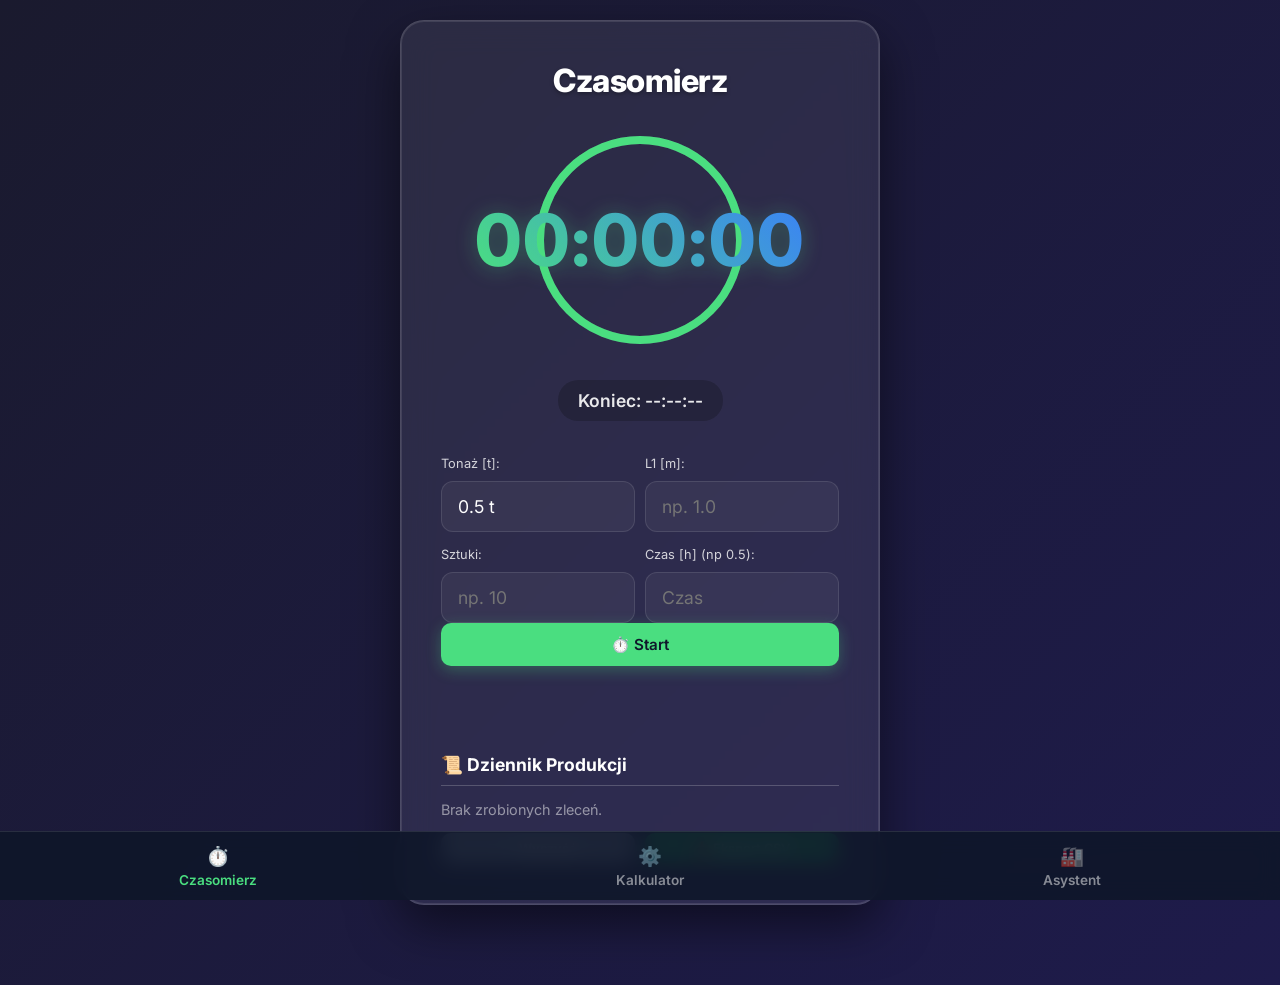
<file: index.html>
<!DOCTYPE html>
<html lang="pl">
<head>
    <meta charset="UTF-8">
    <meta name="viewport" content="width=device-width, initial-scale=1.0, maximum-scale=1.0, user-scalable=no">
    <title>Czasomierz PWA</title>
    <link rel="manifest" href="manifest.json">
    <meta name="theme-color" content="#1a1a2e">
    <link rel="apple-touch-icon" href="icons/icon-192x192.png">
    <link href="https://fonts.googleapis.com/css2?family=Inter:wght@400;600;800&display=swap" rel="stylesheet">
    <link rel="stylesheet" href="style.css">
</head>
<body>
    <div class="glass-container">
        <h1>Czasomierz</h1>
        <div class="timer-container" style="position: relative; width: 220px; height: 220px; margin: 0 auto 30px auto; display: flex; align-items: center; justify-content: center;">
            <svg class="progress-ring" width="220" height="220" style="position: absolute; top: 0; left: 0; transform: rotate(-90deg);">
                <circle class="progress-ring__circle-bg" stroke="rgba(255,255,255,0.1)" stroke-width="8" fill="transparent" r="100" cx="110" cy="110"/>
                <circle class="progress-ring__circle" stroke="#4ade80" stroke-width="8" stroke-linecap="round" fill="transparent" r="100" cx="110" cy="110" stroke-dasharray="628.318" stroke-dashoffset="0" style="transition: stroke-dashoffset 1s linear, stroke 0.5s;"/>
            </svg>
            <div id="clockDisplay" style="margin: 0; z-index: 10;">00:00:00</div>
        </div>
        
        <div id="endTimeDisplay" class="end-time">Koniec: --:--:--</div>
        
        <div style="display: flex; flex-direction: column; gap: 15px; margin-top: 25px;">
            <div style="display: flex; gap: 10px;">
                <div class="input-group" style="flex: 1; margin-bottom: 0;">
                    <label for="tonnage" style="font-size: 0.8rem;">Tonaż [t]:</label>
                    <select id="tonnage">
                        <option value="0.5">0.5 t</option>
                        <option value="1.0">1.0 t</option>
                        <option value="1.5">1.5 t</option>
                        <option value="2.0">2.0 t</option>
                        <option value="3.0">3.0 t</option>
                        <option value="4.0">4.0 t</option>
                        <option value="5.0">5.0 t</option>
                        <option value="6.0">6.0 t</option>
                        <option value="8.0">8.0 t</option>
                        <option value="10.0">10.0 t</option>
                        <option value="12.0">12.0 t</option>
                        <option value="15.0">15.0 t</option>
                        <option value="20.0">20.0 t</option>
                        <option value="25.0">25.0 t</option>
                        <option value="30.0">30.0 t</option>
                        <option value="35.0">35.0 t</option>
                        <option value="40.0">40.0 t</option>
                        <option value="45.0">45.0 t</option>
                        <option value="50.0">50.0 t</option>
                        <option value="60.0">60.0 t</option>
                        <option value="70.0">70.0 t</option>
                        <option value="80.0">80.0 t</option>
                        <option value="90.0">90.0 t</option>
                        <option value="100.0">100.0 t</option>
                        <option value="125.0">125.0 t</option>
                        <option value="150.0">150.0 t</option>
                        <option value="180.0">180.0 t</option>
                        <option value="200.0">200.0 t</option>
                        <option value="250.0">250.0 t</option>
                        <option value="300.0">300.0 t</option>
                    </select>
                </div>
                <div class="input-group" style="flex: 1; margin-bottom: 0;">
                    <label for="length" style="font-size: 0.8rem;">L1 [m]:</label>
                    <input type="number" id="length" step="0.25" min="0.25" placeholder="np. 1.0">
                </div>
            </div>
            
            <div style="display: flex; gap: 10px;">
                <div class="input-group" style="flex: 1; margin-bottom: 0;">
                    <label for="pieces" style="font-size: 0.8rem;">Sztuki:</label>
                    <input type="number" id="pieces" min="1" placeholder="np. 10">
                </div>
                <div class="input-group" style="flex: 1; margin-bottom: 0;">
                    <label for="timeInput" style="font-size: 0.8rem;">Czas [h] (np 0.5):</label>
                    <input type="number" id="timeInput" step="0.01" min="0.01" placeholder="Czas">
                </div>
            </div>
        </div>
        
        <div id="calcResults" style="background: rgba(0,0,0,0.2); border-radius: 12px; padding: 15px; margin-bottom: 20px; font-size: 0.9rem; text-align: left; display: none;">
            <div class="results-top-row">
                <div class="result-highlight"><span>Ustaw licznik na:</span><strong id="out-counter" style="color: #4ade80;">-</strong></div>
                <div class="result-highlight"><span>Ilość szpul:</span><strong id="out-spools" style="color: #4ade80;">-</strong></div>
                <div class="result-highlight"><span>Przędza:</span><strong id="out-dtex" style="color: #4ade80;">-</strong></div>
            </div>
            <div style="display:flex; justify-content:space-between; margin-bottom:8px; border-bottom: 1px solid rgba(255,255,255,0.1); padding-bottom:5px;"><span>Waga 1 sztuki:</span><strong id="out-unit-weight" style="color: #4ade80;">-</strong></div>
            <div style="display:flex; justify-content:space-between; margin-bottom:8px; border-bottom: 1px solid rgba(255,255,255,0.1); padding-bottom:5px;"><span>Waga zlecenia:</span><strong id="out-weight" style="color: #4ade80;">-</strong></div>
            <div style="display:flex; justify-content:space-between;"><span>Wymiana szpul co:</span><strong id="out-exchange" style="color: #fca5a5;">-</strong></div>
        </div>

        <div class="btn-group">
            <button id="startBtn" class="btn primary">⏱️ Start</button>
            <button id="pauseBtn" class="btn primary" style="background: #f59e0b; box-shadow: 0 4px 15px rgba(245, 158, 11, 0.3); display: none;">⏸️ Pauza</button>
            <button id="resumeBtn" class="btn primary" style="background: #3b82f6; box-shadow: 0 4px 15px rgba(59, 130, 246, 0.3); display: none;">▶️ Wznów</button>
            <button id="stopBtn" class="btn primary" style="background: #ef4444; box-shadow: 0 4px 15px rgba(239, 68, 68, 0.3); display: none;">🛑 Koniec</button>
        </div>
        
        <div id="statusMessage" class="status-message"></div>

        <div class="history-box" style="margin-top: 30px; text-align: left;">
            <h3 style="margin-top:0; font-size: 1.1rem; border-bottom: 1px solid rgba(255,255,255,0.2); padding-bottom: 10px; margin-bottom: 15px;">📜 Dziennik Produkcji</h3>
            <div id="history-list"></div>
            <div style="display: flex; gap: 10px; margin-top: 15px;">
                <button class="btn secondary" onclick="clearHistory()" style="font-size: 0.8rem; padding: 8px;">🗑️ Wyczyść</button>
                <button class="btn" onclick="exportCSV()" style="font-size: 0.8rem; padding: 8px; background: #22c55e; color: #fff;">📥 Eksport CSV</button>
            </div>
        </div>
    </div>

    <nav class="app-nav">
        <a href="index.html" class="active"><span class="icon">⏱️</span>Czasomierz</a>
        <a href="1.html"><span class="icon">⚙️</span>Kalkulator</a>
        <a href="2.html"><span class="icon">🏭</span>Asystent</a>
    </nav>

    <div id="edit-modal" class="modal-overlay">
        <div class="modal-content">
            <h3 style="margin-top:0; color:#333;">Edytuj Zlecenie</h3>
            <input type="hidden" id="edit-id">
            <div style="margin-bottom:10px; text-align:left;">
                <label style="color:#333;font-size:14px;font-weight:bold;">Tonaż [t]:</label>
                <input type="text" id="edit-ton" disabled style="background:#e2e8f0; color:#666;">
            </div>
            <div style="margin-bottom:10px; text-align:left;">
                <label style="color:#333;font-size:14px;font-weight:bold;">Długość L1 [m]:</label>
                <input type="text" id="edit-l1" disabled style="background:#e2e8f0; color:#666;">
            </div>
            <div style="margin-bottom:10px; text-align:left;">
                <label style="color:#333;font-size:14px;font-weight:bold;">Zrobione sztuki:</label>
                <input type="number" id="edit-pieces" min="1" inputmode="numeric" style="background:#fff; color:#333; border: 2px solid #ccc;">
            </div>
            <div style="margin-bottom:20px; text-align:left;">
                <label style="color:#333;font-size:14px;font-weight:bold;">Wykorzystany czas [min]:</label>
                <input type="number" id="edit-time" step="0.1" min="0.1" inputmode="decimal" style="background:#fff; color:#333; border: 2px solid #ccc;">
            </div>
            <div style="display:flex; gap:10px;">
                <button class="btn" onclick="saveEdit()" style="background:#27ae60; color:white;">Zapisz</button>
                <button class="btn" onclick="closeEdit()" style="background:#7f8c8d; color:white;">Anuluj</button>
            </div>
        </div>
    </div>

    <script src="script.js"></script>
</body>
</html>
</file>
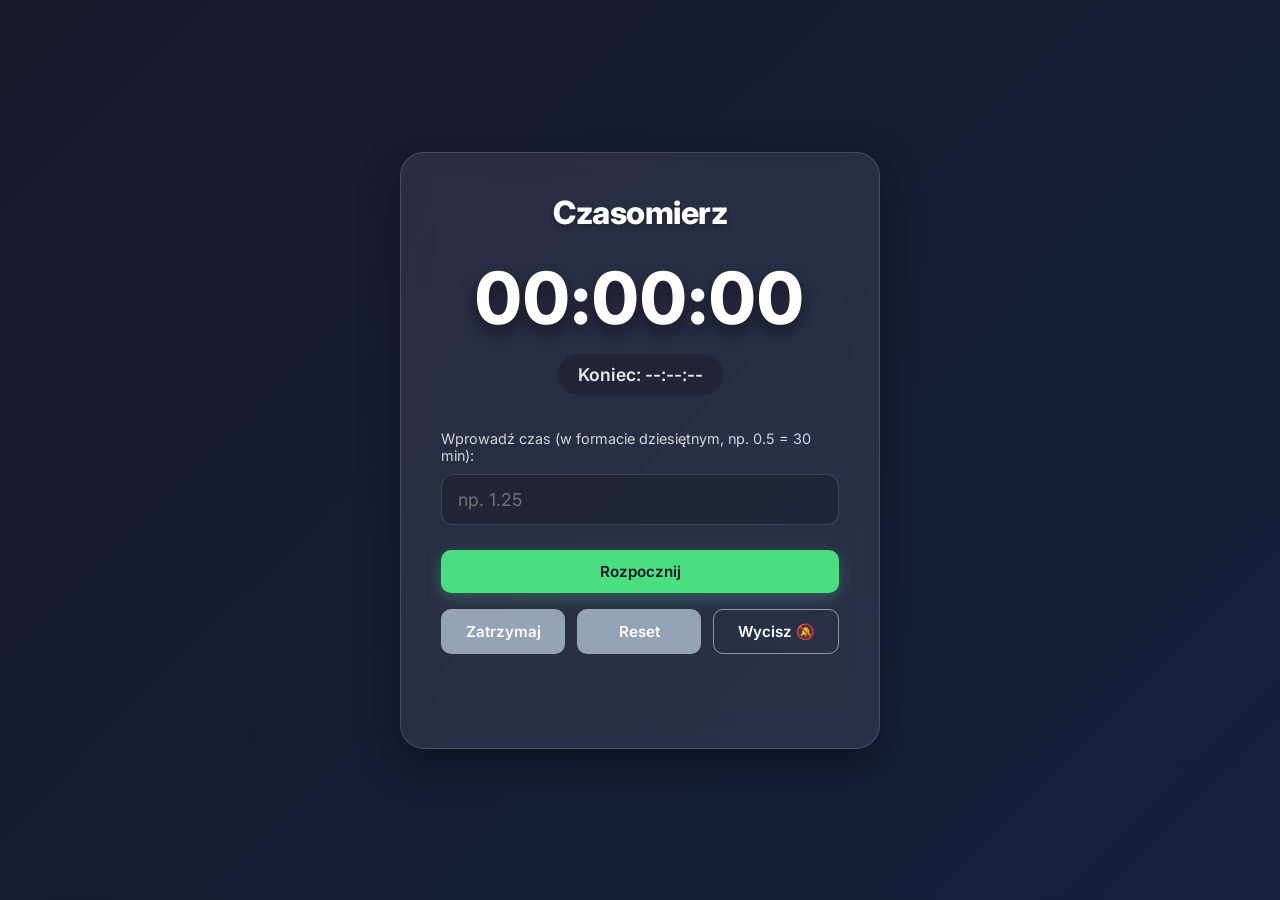
<file: stare/index.html>
<!DOCTYPE html>
<html lang="pl">
<head>
    <meta charset="UTF-8">
    <meta name="viewport" content="width=device-width, initial-scale=1.0, maximum-scale=1.0, user-scalable=no">
    <title>Czasomierz PWA</title>
    <link rel="manifest" href="manifest.json">
    <meta name="theme-color" content="#1a1a2e">
    <link rel="apple-touch-icon" href="icons/icon-192x192.png">
    <link href="https://fonts.googleapis.com/css2?family=Inter:wght@400;600;800&display=swap" rel="stylesheet">
    <link rel="stylesheet" href="style.css">
</head>
<body>
    <div class="glass-container">
        <h1>Czasomierz</h1>
        <div id="clockDisplay">00:00:00</div>
        
        <div id="endTimeDisplay" class="end-time">Koniec: --:--:--</div>
        
        <div class="input-group" style="margin-top: 25px;">
            <label for="timeInput">Wprowadź czas (w formacie dziesiętnym, np. 0.5 = 30 min):</label>
            <input type="number" id="timeInput" step="0.01" min="0.01" placeholder="np. 1.25">
        </div>

        <div class="btn-group">
            <button id="startBtn" class="btn primary">Rozpocznij</button>
            <button id="stopBtn" class="btn secondary">Zatrzymaj</button>
            <button id="resetBtn" class="btn secondary">Reset</button>
            <button id="muteBtn" class="btn outline">Wycisz 🔕</button>
        </div>
        
        <div id="statusMessage" class="status-message"></div>
    </div>

    <script src="script.js"></script>
</body>
</html>
</file>
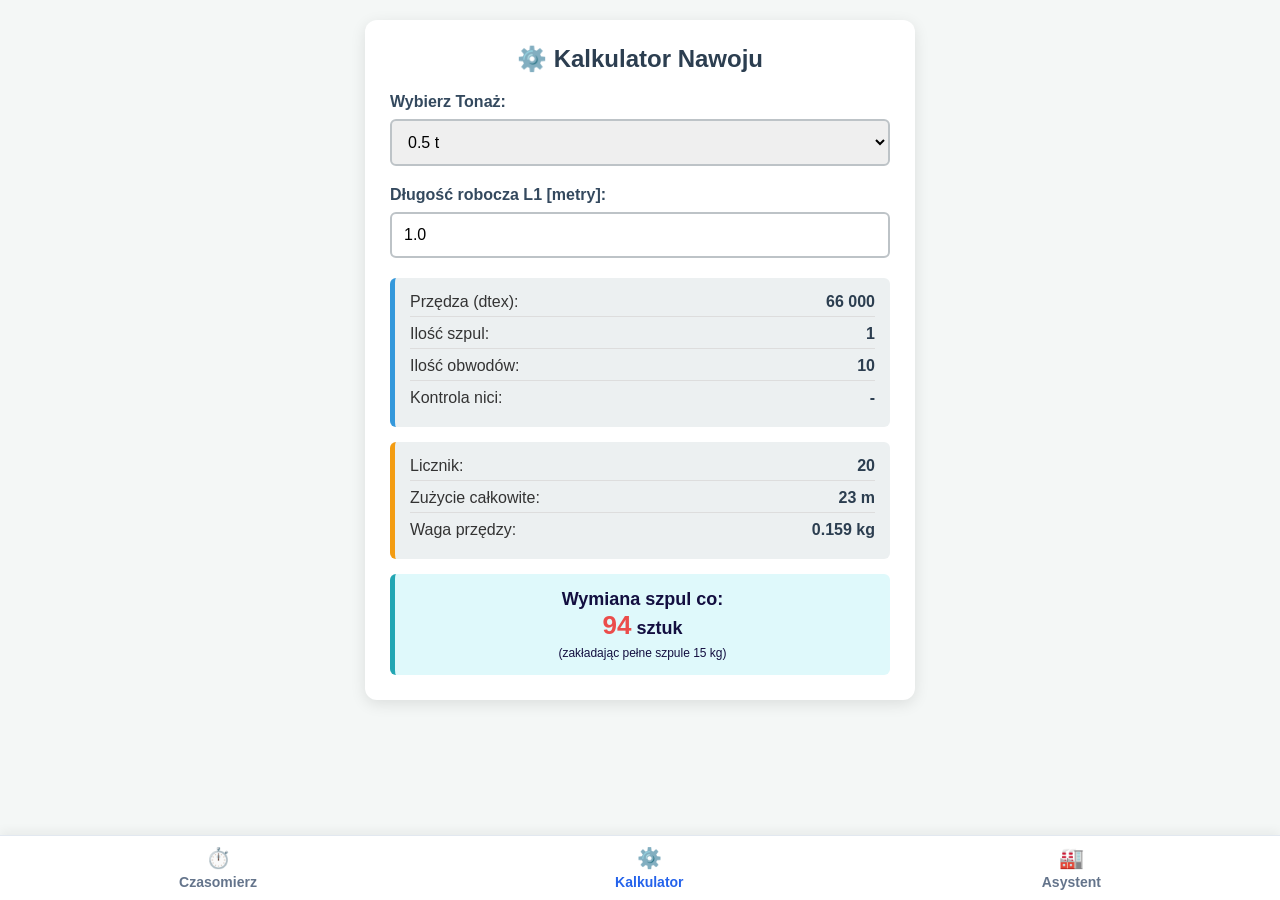
<file: 1.html>
<!DOCTYPE html>
<html lang="pl">
<head>
    <meta charset="UTF-8">
    <meta name="viewport" content="width=device-width, initial-scale=1.0">
    <title>Kalkulator Zawiesi Dolezych</title>
    <style>
        body {
            font-family: 'Segoe UI', Tahoma, Geneva, Verdana, sans-serif;
            background-color: #f4f7f6;
            color: #333;
            margin: 0;
            padding: 20px 20px 80px 20px;
            display: flex;
            justify-content: center;
        }
        .container {
            background: white;
            max-width: 500px;
            width: 100%;
            padding: 25px;
            border-radius: 12px;
            box-shadow: 0 4px 15px rgba(0,0,0,0.1);
        }
        h2 {
            text-align: center;
            color: #2c3e50;
            margin-top: 0;
        }
        .form-group {
            margin-bottom: 20px;
        }
        label {
            display: block;
            font-weight: bold;
            margin-bottom: 8px;
            color: #34495e;
        }
        select, input {
            width: 100%;
            padding: 12px;
            border: 2px solid #bdc3c7;
            border-radius: 6px;
            font-size: 16px;
            box-sizing: border-box;
        }
        select:focus, input:focus {
            border-color: #3498db;
            outline: none;
        }
        .result-box {
            background: #ecf0f1;
            padding: 15px;
            border-left: 5px solid #3498db;
            border-radius: 6px;
            margin-bottom: 15px;
        }
        .result-item {
            display: flex;
            justify-content: space-between;
            margin-bottom: 8px;
            font-size: 16px;
            border-bottom: 1px solid #ddd;
            padding-bottom: 5px;
        }
        .result-item:last-child {
            border-bottom: none;
            margin-bottom: 0;
        }
        .result-value {
            font-weight: bold;
            color: #2c3e50;
        }
        .highlight {
            background: #e74c3c;
            color: white;
            padding: 2px 8px;
            border-radius: 4px;
        }
        .spool-box {
            background: #dff9fb;
            border-left: 5px solid #22a6b3;
            padding: 15px;
            border-radius: 6px;
            text-align: center;
            font-size: 18px;
            font-weight: bold;
            color: #130f40;
        }

        .app-nav {
            position: fixed;
            bottom: 0;
            left: 0;
            width: 100%;
            background: #ffffff;
            display: flex;
            justify-content: space-around;
            padding: 10px 0;
            box-shadow: 0 -4px 10px rgba(0,0,0,0.05);
            z-index: 1000;
            border-top: 1px solid #e2e8f0;
        }
        .app-nav a {
            text-decoration: none;
            color: #64748b;
            font-size: 14px;
            font-weight: bold;
            display: flex;
            flex-direction: column;
            align-items: center;
            transition: color 0.2s;
        }
        .app-nav a:hover, .app-nav a.active {
            color: #2563eb;
        }
        .app-nav span.icon {
            font-size: 20px;
            margin-bottom: 4px;
        }
    </style>
</head>
<body>

<div class="container">
    <h2>⚙️ Kalkulator Nawoju</h2>
    
    <div class="form-group">
        <label for="tonnage">Wybierz Tonaż:</label>
        <select id="tonnage" onchange="calculate()">
            <option value="0.5">0.5 t</option>
            <option value="1.0">1.0 t</option>
            <option value="1.5">1.5 t</option>
            <option value="2.0">2.0 t</option>
            <option value="3.0">3.0 t</option>
            <option value="4.0">4.0 t</option>
            <option value="5.0">5.0 t</option>
            <option value="6.0">6.0 t</option>
            <option value="8.0">8.0 t</option>
            <option value="10.0">10.0 t</option>
            <option value="12.0">12.0 t</option>
            <option value="20.0">20.0 t</option>
            <option value="30.0">30.0 t</option>
            <option value="50.0">50.0 t</option>
        </select>
    </div>

    <div class="form-group">
        <label for="length">Długość robocza L1 [metry]:</label>
        <input type="number" id="length" step="0.25" value="1.0" min="0.25" oninput="calculate()">
    </div>

    <div class="result-box">
        <div class="result-item"><span>Przędza (dtex):</span> <span class="result-value" id="out-dtex">-</span></div>
        <div class="result-item"><span>Ilość szpul:</span> <span class="result-value" id="out-spools">-</span></div>
        <div class="result-item"><span>Ilość obwodów:</span> <span class="result-value" id="out-circuits">-</span></div>
        <div class="result-item"><span>Kontrola nici:</span> <span class="result-value" id="out-ctrl">-</span></div>
    </div>

    <div class="result-box" style="border-left-color: #f39c12;">
        <div class="result-item"><span>Licznik:</span> <span class="result-value" id="out-counter">-</span></div>
        <div class="result-item"><span>Zużycie całkowite:</span> <span class="result-value" id="out-usage">-</span></div>
        <div class="result-item"><span>Waga przędzy:</span> <span class="result-value" id="out-weight">-</span></div>
    </div>

    <div class="spool-box">
        Wymiana szpul co: <br>
        <span id="out-pieces" style="font-size: 26px; color: #eb4d4b;">-</span> sztuk
        <div style="font-size: 12px; font-weight: normal; margin-top: 5px;">
            (zakładając pełne szpule 15 kg)
        </div>
    </div>
</div>

<script>
    // Baza danych stworzona z interpolacji L1=1m i L1=2m z instrukcji
    const db = {
        "0.5": { dtex: "66 000", spools: 1, circ: 10, ctrl: "-", L1: { usg: 23, wgt: 0.159, cnt: 20 }, L2: { usg: 45, wgt: 0.312, cnt: 40 } },
        "1.0": { dtex: "66 000", spools: 1, circ: 10, ctrl: "-", L1: { usg: 23, wgt: 0.159, cnt: 20 }, L2: { usg: 45, wgt: 0.312, cnt: 40 } },
        "1.5": { dtex: "66 000", spools: 1, circ: 13, ctrl: "-", L1: { usg: 29, wgt: 0.201, cnt: 26 }, L2: { usg: 57, wgt: 0.395, cnt: 52 } },
        "2.0": { dtex: "66 000", spools: 2, circ: 10, ctrl: "-", L1: { usg: 57, wgt: 0.395, cnt: 25 }, L2: { usg: 101, wgt: 0.700, cnt: 45 } },
        "3.0": { dtex: "66 000", spools: 3, circ: 10, ctrl: "-", L1: { usg: 69, wgt: 0.478, cnt: 20 }, L2: { usg: 135, wgt: 0.936, cnt: 40 } },
        "4.0": { dtex: "66 000", spools: 4, circ: 10, ctrl: "-", L1: { usg: 92, wgt: 0.638, cnt: 20 }, L2: { usg: 180, wgt: 1.247, cnt: 40 } },
        "5.0": { dtex: "132 000", spools: 2, circ: 13, ctrl: "-", L1: { usg: 58, wgt: 0.804, cnt: 26 }, L2: { usg: 114, wgt: 1.580, cnt: 52 } },
        "6.0": { dtex: "132 000", spools: 3, circ: 11, ctrl: "-", L1: { usg: 99, wgt: 1.372, cnt: 30 }, L2: { usg: 195, wgt: 2.703, cnt: 60 } },
        "8.0": { dtex: "132 000", spools: 3, circ: 15, ctrl: "-", L1: { usg: 131, wgt: 1.816, cnt: 39 }, L2: { usg: 263, wgt: 3.645, cnt: 79 } }, // L1=2m interpolowane do wzoru
        "10.0": { dtex: "132 000", spools: 4, circ: 15, ctrl: "-", L1: { usg: 166, wgt: 2.301, cnt: 38 }, L2: { usg: 294, wgt: 4.075, cnt: 68 } },
        "12.0": { dtex: "132 000", spools: 6, circ: 14, ctrl: 90, L1: { usg: 168, wgt: 2.329, cnt: 28 }, L2: { usg: 336, wgt: 4.658, cnt: 56 } },
        "20.0": { dtex: "132 000", spools: 12, circ: 13, ctrl: 168, L1: { usg: 312, wgt: 4.326, cnt: 26 }, L2: { usg: 624, wgt: 8.652, cnt: 52 } },
        "30.0": { dtex: "132 000", spools: 12, circ: 19, ctrl: 240, L1: { usg: 456, wgt: 6.323, cnt: 38 }, L2: { usg: 912, wgt: 12.646, cnt: 76 } },
        "50.0": { dtex: "132 000", spools: 12, circ: 32, ctrl: 396, L1: { usg: 768, wgt: 10.649, cnt: 64 }, L2: { usg: 1536, wgt: 21.298, cnt: 128 } }
    };

    function calculate() {
        let t_val = document.getElementById("tonnage").value;
        let L1 = parseFloat(document.getElementById("length").value);
        
        if (isNaN(L1) || L1 <= 0) return;

        let t = db[t_val];

        // Wyliczanie funkcji liniowej y = ax + b dla każdego parametru na podstawie L1=1 i L1=2
        // Użycie tej metody w programie na zawsze likwiduje błąd i liczy dokładnie to samo co maszyna
        
        // Mnożniki (różnica między 2m a 1m)
        let m_usg = t.L2.usg - t.L1.usg;
        let m_wgt = t.L2.wgt - t.L1.wgt;
        let m_cnt = t.L2.cnt - t.L1.cnt;

        // Stałe naddatki (zakładka, start)
        let add_usg = t.L1.usg - m_usg;
        let add_wgt = t.L1.wgt - m_wgt;
        let add_cnt = t.L1.cnt - m_cnt;

        // Wartości końcowe
        let final_usg = (m_usg * L1) + add_usg;
        let final_wgt = (m_wgt * L1) + add_wgt;
        let final_cnt = (m_cnt * L1) + add_cnt;

        // Obliczanie co ile wymiana szpul
        let total_available_yarn_kg = t.spools * 15;
        let pieces = Math.floor(total_available_yarn_kg / final_wgt);

        // Wyświetlanie wyników
        document.getElementById("out-dtex").innerText = t.dtex;
        document.getElementById("out-spools").innerText = t.spools;
        document.getElementById("out-circuits").innerText = t.circ;
        document.getElementById("out-ctrl").innerText = t.ctrl;
        
        document.getElementById("out-counter").innerText = Math.round(final_cnt);
        document.getElementById("out-usage").innerText = final_usg.toFixed(0) + " m";
        document.getElementById("out-weight").innerText = final_wgt.toFixed(3) + " kg";
        
        document.getElementById("out-pieces").innerText = pieces;
    }

    // Uruchomienie przeliczenia przy włączeniu
    window.onload = calculate;
</script>

<nav class="app-nav">
    <a href="index.html"><span class="icon">⏱️</span>Czasomierz</a>
    <a href="1.html" class="active"><span class="icon">⚙️</span>Kalkulator</a>
    <a href="2.html"><span class="icon">🏭</span>Asystent</a>
</nav>

</body>
</html>
</file>
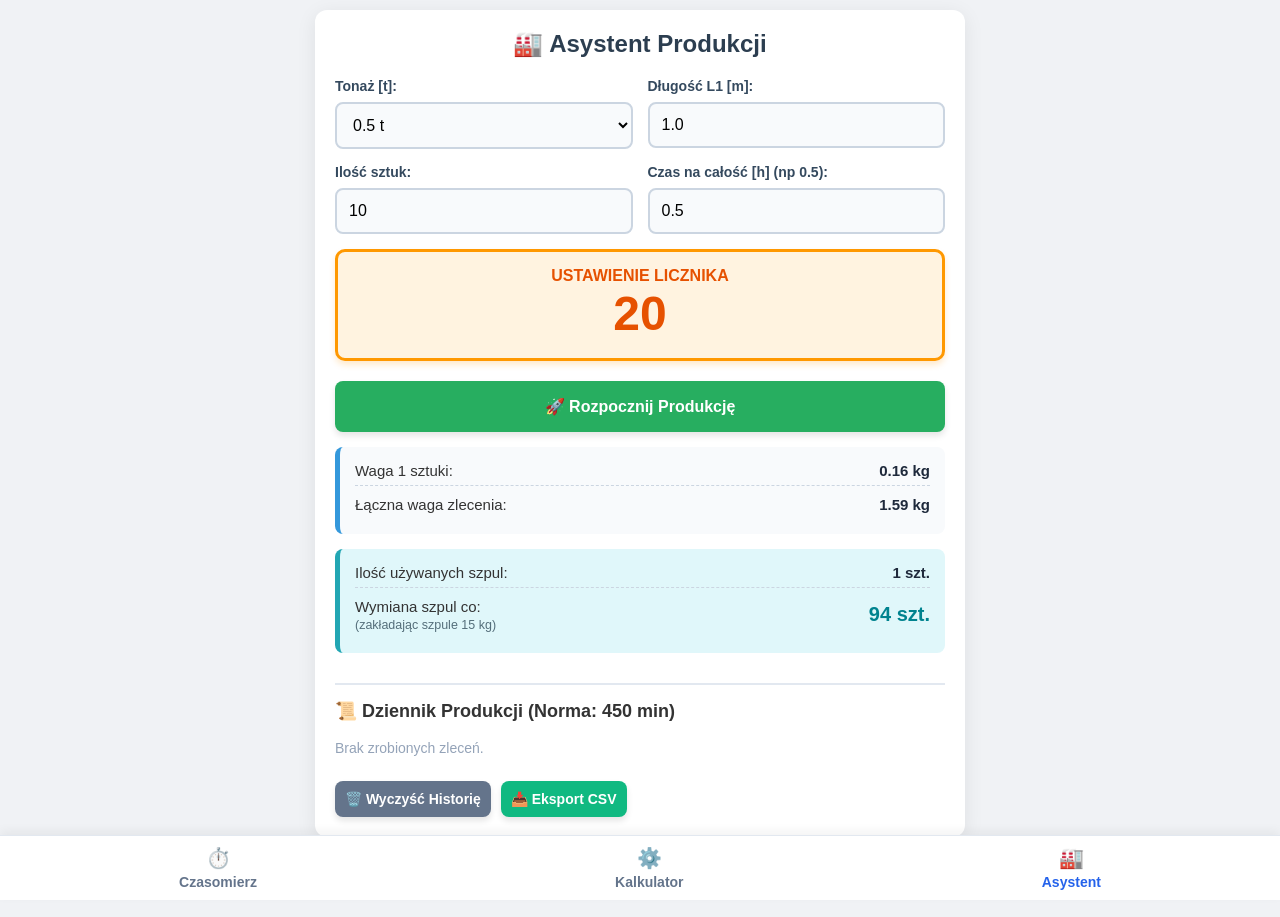
<file: 2.html>
<!DOCTYPE html>
<html lang="pl">
<head>
    <meta charset="UTF-8">
    <meta name="viewport" content="width=device-width, initial-scale=1.0, maximum-scale=1.0, user-scalable=no">
    <title>Asystent Produkcji Zawiesi</title>
    <style>
        body {
            font-family: '-apple-system', BlinkMacSystemFont, 'Segoe UI', Roboto, Helvetica, Arial, sans-serif;
            background-color: #f0f2f5;
            color: #333;
            margin: 0;
            padding: 10px 10px 80px 10px;
            display: flex;
            justify-content: center;
            transition: background-color 0.5s;
        }
        .container {
            background: white;
            max-width: 650px;
            width: 100%;
            padding: 20px;
            border-radius: 12px;
            box-shadow: 0 4px 20px rgba(0,0,0,0.08);
            box-sizing: border-box;
        }
        h2 {
            text-align: center;
            color: #2c3e50;
            margin-top: 0;
            font-size: 24px;
        }
        .form-row {
            display: flex;
            gap: 15px;
            margin-bottom: 15px;
        }
        .form-group {
            flex: 1;
            display: flex;
            flex-direction: column;
        }
        label {
            font-weight: bold;
            margin-bottom: 8px;
            color: #34495e;
            font-size: 14px;
        }
        select, input {
            width: 100%;
            padding: 12px;
            border: 2px solid #cbd5e1;
            border-radius: 8px;
            font-size: 16px;
            box-sizing: border-box;
            background-color: #f8fafc;
        }
        select:focus, input:focus {
            border-color: #3498db;
            outline: none;
            background-color: #fff;
        }
        .counter-box {
            background: #fff3e0;
            border: 3px solid #ff9800;
            border-radius: 10px;
            padding: 15px;
            text-align: center;
            margin-bottom: 20px;
            box-shadow: 0 4px 6px rgba(255, 152, 0, 0.2);
        }
        .counter-title {
            font-size: 16px;
            font-weight: bold;
            color: #e65100;
            text-transform: uppercase;
        }
        .counter-value {
            font-size: 48px;
            font-weight: 900;
            color: #e65100;
            margin: 5px 0;
            line-height: 1;
        }
        button {
            width: 100%;
            padding: 16px;
            border: none;
            border-radius: 8px;
            font-size: 16px;
            font-weight: bold;
            cursor: pointer;
            transition: all 0.2s;
            color: white;
            box-shadow: 0 4px 6px rgba(0,0,0,0.1);
        }
        .btn-start { background-color: #27ae60; margin-bottom: 15px; }
        .btn-start:active { background-color: #1e8449; transform: translateY(2px); }
        .btn-stop { background-color: #e74c3c; display: none; margin-bottom: 15px;}
        .btn-stop:active { background-color: #c0392b; transform: translateY(2px); }
        .btn-secondary { background-color: #64748b; padding: 10px; font-size: 14px; margin-top: 10px; width: auto; }
        .btn-success { background-color: #10b981; padding: 10px; font-size: 14px; margin-top: 10px; width: auto; margin-left: 5px;}
        .btn-icon { padding: 6px 10px; width: auto; font-size: 16px; margin: 2px; box-shadow: none; display: inline-block; }

        .timer-box {
            background: #2c3e50;
            color: white;
            padding: 20px;
            text-align: center;
            border-radius: 8px;
            margin-bottom: 20px;
            display: none;
        }
        .time-display {
            font-size: 42px;
            font-weight: bold;
            margin: 5px 0;
            font-family: monospace;
            letter-spacing: 2px;
        }
        .result-box {
            background: #f8fafc;
            padding: 15px;
            border-left: 5px solid #3498db;
            border-radius: 8px;
            margin-bottom: 15px;
        }
        .result-item {
            display: flex;
            justify-content: space-between;
            margin-bottom: 10px;
            font-size: 15px;
            border-bottom: 1px dashed #cbd5e1;
            padding-bottom: 6px;
            align-items: center;
        }
        .result-item:last-child {
            border-bottom: none;
            margin-bottom: 0;
        }
        .result-value {
            font-weight: bold;
            color: #1e293b;
            text-align: right;
        }

        .history-box {
            margin-top: 30px;
            border-top: 2px solid #e2e8f0;
            padding-top: 15px;
        }
        .daily-group {
            margin-bottom: 20px;
            background: #fff;
            border: 1px solid #cbd5e1;
            border-radius: 8px;
            overflow: hidden;
            box-shadow: 0 2px 5px rgba(0,0,0,0.02);
        }
        .daily-header {
            background: #34495e;
            color: white;
            padding: 12px 15px;
            font-size: 15px;
            display: flex;
            justify-content: space-between;
            align-items: center;
            flex-wrap: wrap;
            gap: 10px;
        }
        .progress-container {
            display: flex;
            align-items: center;
            gap: 10px;
            font-weight: bold;
        }
        .progress-bar-bg {
            background: #1a252f;
            height: 10px;
            border-radius: 5px;
            width: 120px;
            overflow: hidden;
        }
        .progress-bar-fill {
            background: #2ecc71;
            height: 100%;
            transition: width 0.3s;
        }
        .table-responsive {
            overflow-x: auto;
        }
        .hist-table {
            width: 100%;
            border-collapse: collapse;
            font-size: 13px;
            min-width: 500px;
        }
        .hist-table th, .hist-table td {
            border-bottom: 1px solid #e2e8f0;
            border-right: 1px solid #e2e8f0;
            padding: 10px 8px;
            text-align: center;
        }
        .hist-table th {
            background-color: #f8fafc;
            color: #475569;
            font-weight: bold;
        }
        .hist-table tr:last-child td { border-bottom: none; }
        .hist-table td:last-child, .hist-table th:last-child { border-right: none; }
        
        #edit-modal {
            display: none; 
            position: fixed; 
            top: 0; left: 0; width: 100%; height: 100%; 
            background: rgba(0,0,0,0.6); 
            z-index: 1000;
            align-items: center; 
            justify-content: center;
        }
        .modal-content {
            background: white; 
            padding: 20px; 
            border-radius: 12px; 
            width: 90%; 
            max-width: 400px;
        }

        @keyframes flashRed {
            0% { background-color: #ff4757; }
            50% { background-color: #ffffff; }
            100% { background-color: #ff4757; }
        }
        .alarm-active {
            animation: flashRed 1s infinite;
        }

        @media (max-width: 500px) {
            .form-row { flex-direction: column; gap: 10px; }
            .counter-value { font-size: 42px; }
            .time-display { font-size: 36px; }
            .daily-header { flex-direction: column; align-items: flex-start; }
            .progress-bar-bg { width: 150px; }
        }

        .app-nav {
            position: fixed;
            bottom: 0;
            left: 0;
            width: 100%;
            background: #ffffff;
            display: flex;
            justify-content: space-around;
            padding: 10px 0;
            box-shadow: 0 -4px 10px rgba(0,0,0,0.05);
            z-index: 1000;
            border-top: 1px solid #e2e8f0;
        }
        .app-nav a {
            text-decoration: none;
            color: #64748b;
            font-size: 14px;
            font-weight: bold;
            display: flex;
            flex-direction: column;
            align-items: center;
            transition: color 0.2s;
        }
        .app-nav a:hover, .app-nav a.active {
            color: #2563eb;
        }
        .app-nav span.icon {
            font-size: 20px;
            margin-bottom: 4px;
        }
    </style>
</head>
<body>

<div class="container">
    <h2>🏭 Asystent Produkcji</h2>
    
    <div class="form-row">
        <div class="form-group">
            <label>Tonaż [t]:</label>
            <select id="tonnage" onchange="calcAndSave()">
                <option value="0.5">0.5 t</option>
                <option value="1.0">1.0 t</option>
                <option value="1.5">1.5 t</option>
                <option value="2.0">2.0 t</option>
                <option value="3.0">3.0 t</option>
                <option value="4.0">4.0 t</option>
                <option value="5.0">5.0 t</option>
                <option value="6.0">6.0 t</option>
                <option value="8.0">8.0 t</option>
                <option value="10.0">10.0 t</option>
                <option value="12.0">12.0 t</option>
                <option value="15.0">15.0 t</option>
                <option value="20.0">20.0 t</option>
                <option value="25.0">25.0 t</option>
                <option value="30.0">30.0 t</option>
                <option value="35.0">35.0 t</option>
                <option value="40.0">40.0 t</option>
                <option value="45.0">45.0 t</option>
                <option value="50.0">50.0 t</option>
                <option value="60.0">60.0 t</option>
                <option value="70.0">70.0 t</option>
                <option value="80.0">80.0 t</option>
                <option value="90.0">90.0 t</option>
                <option value="100.0">100.0 t</option>
                <option value="125.0">125.0 t</option>
                <option value="150.0">150.0 t</option>
                <option value="180.0">180.0 t</option>
                <option value="200.0">200.0 t</option>
                <option value="250.0">250.0 t</option>
                <option value="300.0">300.0 t</option>
            </select>
        </div>
        <div class="form-group">
            <label>Długość L1 [m]:</label>
            <input type="number" id="length" step="0.25" value="1.0" min="0.25" inputmode="decimal" oninput="calcAndSave()">
        </div>
    </div>

    <div class="form-row">
        <div class="form-group">
            <label>Ilość sztuk:</label>
            <input type="number" id="pieces" value="10" min="1" inputmode="numeric" oninput="calcAndSave()">
        </div>
        <div class="form-group">
            <label>Czas na całość [h] (np 0.5):</label>
            <input type="number" id="timeInput" step="0.1" value="0.5" min="0.1" inputmode="decimal" oninput="calcAndSave()">
        </div>
    </div>

    <div class="counter-box">
        <div class="counter-title">Ustawienie Licznika</div>
        <div class="counter-value" id="out-counter">-</div>
    </div>

    <button class="btn-start" id="btn-start" onclick="startProduction()">🚀 Rozpocznij Produkcję</button>
    <button class="btn-stop" id="btn-stop" onclick="finishEarly()">🛑 Zakończ zlecenia (Zapisz czas z formularza)</button>

    <div class="timer-box" id="timer-box">
        <div style="font-size: 14px; color: #bdc3c7;">Zakończenie planowane: <span id="out-end-time" style="font-weight:bold; color:#f1c40f;">-</span></div>
        <div class="time-display" id="out-countdown">00:00:00</div>
        <div id="alarm-msg" style="color:#ff4757; font-weight:bold; display:none;">⚠️ UWAGA! KOŃCÓWKA CZASU! ⚠️</div>
    </div>

    <div class="result-box">
        <div class="result-item"><span>Waga 1 sztuki:</span> <span class="result-value" id="out-unit-weight">-</span></div>
        <div class="result-item"><span>Łączna waga zlecenia:</span> <span class="result-value" id="out-total-weight">-</span></div>
    </div>

    <div class="result-box" style="border-left-color: #22a6b3; background: #e0f7fa;">
        <div class="result-item"><span>Ilość używanych szpul:</span> <span class="result-value" id="out-spool-count">-</span></div>
        <div class="result-item">
            <span>Wymiana szpul co:<br><small style="font-weight:normal; color:#546e7a;">(zakładając szpule 15 kg)</small></span> 
            <span class="result-value" id="out-spools-exchange" style="color:#00838f; font-size:20px;">- szt.</span>
        </div>
    </div>

    <div class="history-box">
        <h3 style="margin-top:0; color:#333; font-size: 18px;">📜 Dziennik Produkcji (Norma: 450 min)</h3>
        <div id="history-list"></div>
        <div style="display: flex; gap: 5px;">
            <button class="btn-secondary" onclick="clearHistory()">🗑️ Wyczyść Historię</button>
            <button class="btn-success" onclick="exportCSV()">📥 Eksport CSV</button>
        </div>
    </div>
</div>

<div id="edit-modal">
    <div class="modal-content">
        <h3 style="margin-top:0;">Edytuj Zlecenie</h3>
        <input type="hidden" id="edit-id">
        <div style="margin-bottom:10px;">
            <label>Tonaż [t]:</label>
            <input type="text" id="edit-ton" disabled style="background:#e2e8f0;">
        </div>
        <div style="margin-bottom:10px;">
            <label>Długość L1 [m]:</label>
            <input type="text" id="edit-l1" disabled style="background:#e2e8f0;">
        </div>
        <div style="margin-bottom:10px;">
            <label>Zrobione sztuki:</label>
            <input type="number" id="edit-pieces" min="1" inputmode="numeric">
        </div>
        <div style="margin-bottom:20px;">
            <label>Wykorzystany czas [min]:</label>
            <input type="number" id="edit-time" step="0.1" min="0.1" inputmode="decimal">
        </div>
        <div style="display:flex; gap:10px;">
            <button onclick="saveEdit()" style="background:#27ae60;">Zapisz</button>
            <button onclick="closeEdit()" style="background:#7f8c8d;">Anuluj</button>
        </div>
    </div>
</div>

<script>
    // Pełna baza danych, w tym dodane braki (25, 35, 40, 45, 60, ... aż do 300 t)
    const db = {
        "0.5": { spools: 1, cnt1: 20, cnt2: 40, wgt1: 0.159, wgt2: 0.312 },
        "1.0": { spools: 1, cnt1: 20, cnt2: 40, wgt1: 0.159, wgt2: 0.312 },
        "1.5": { spools: 1, cnt1: 26, cnt2: 52, wgt1: 0.201, wgt2: 0.395 },
        "2.0": { spools: 2, cnt1: 20, cnt2: 40, wgt1: 0.395, wgt2: 0.700 },
        "3.0": { spools: 3, cnt1: 20, cnt2: 40, wgt1: 0.478, wgt2: 0.936 },
        "4.0": { spools: 4, cnt1: 20, cnt2: 40, wgt1: 0.638, wgt2: 1.247 },
        "5.0": { spools: 2, cnt1: 26, cnt2: 52, wgt1: 0.804, wgt2: 1.580 },
        "6.0": { spools: 3, cnt1: 22, cnt2: 44, wgt1: 1.040, wgt2: 2.037 },
        "8.0": { spools: 3, cnt1: 30, cnt2: 60, wgt1: 1.372, wgt2: 2.703 }, 
        "10.0":{ spools: 4, cnt1: 30, cnt2: 60, wgt1: 1.830, wgt2: 3.604 },
        "12.0":{ spools: 6, cnt1: 28, cnt2: 56, wgt1: 2.329, wgt2: 4.658 },
        "15.0":{ spools: 6, cnt1: 36, cnt2: 72, wgt1: 2.990, wgt2: 5.980 },
        "20.0":{ spools: 12, cnt1: 26, cnt2: 52, wgt1: 4.326, wgt2: 8.652 },
        "25.0":{ spools: 12, cnt1: 32, cnt2: 64, wgt1: 5.320, wgt2: 10.640 }, // Baza wyliczona
        "30.0":{ spools: 12, cnt1: 38, cnt2: 76, wgt1: 6.323, wgt2: 12.646 },
        "35.0":{ spools: 12, cnt1: 44, cnt2: 88, wgt1: 7.320, wgt2: 14.640 },
        "40.0":{ spools: 12, cnt1: 50, cnt2: 100, wgt1: 8.320, wgt2: 16.640 },
        "45.0":{ spools: 12, cnt1: 54, cnt2: 108, wgt1: 8.990, wgt2: 17.980 },
        "50.0":{ spools: 12, cnt1: 64, cnt2: 128, wgt1: 10.649, wgt2: 21.298 },
        "60.0":{ spools: 12, cnt1: 76, cnt2: 152, wgt1: 12.650, wgt2: 25.300 },
        "70.0":{ spools: 12, cnt1: 88, cnt2: 176, wgt1: 14.640, wgt2: 29.280 },
        "80.0":{ spools: 12, cnt1: 100, cnt2: 200, wgt1: 16.640, wgt2: 33.280 },
        "90.0":{ spools: 12, cnt1: 114, cnt2: 228, wgt1: 18.970, wgt2: 37.940 },
        "100.0":{ spools: 12, cnt1: 126, cnt2: 252, wgt1: 20.970, wgt2: 41.940 },
        "125.0":{ spools: 12, cnt1: 160, cnt2: 320, wgt1: 26.620, wgt2: 53.240 },
        "150.0":{ spools: 12, cnt1: 192, cnt2: 384, wgt1: 31.950, wgt2: 63.900 },
        "180.0":{ spools: 12, cnt1: 228, cnt2: 456, wgt1: 37.940, wgt2: 75.880 },
        "200.0":{ spools: 12, cnt1: 252, cnt2: 504, wgt1: 41.930, wgt2: 83.860 },
        "250.0":{ spools: 12, cnt1: 320, cnt2: 640, wgt1: 53.250, wgt2: 106.500 },
        "300.0":{ spools: 12, cnt1: 384, cnt2: 768, wgt1: 63.890, wgt2: 127.780 }
    };

    let countdownInterval = null;
    let targetTime = null;
    let startTime = null;
    let isAlarming = false;
    let audioCtx = null;
    let beepInterval = null;

    window.onload = () => {
        loadState();
        renderHistory();
        checkActiveTimer();
        calcAndSave();
    };

    function calcAndSave() {
        let t_val = document.getElementById("tonnage").value;
        let L1 = parseFloat(document.getElementById("length").value) || 1.0;
        let pieces = parseInt(document.getElementById("pieces").value) || 1;
        let timeHours = parseFloat(document.getElementById("timeInput").value) || 0;

        localStorage.setItem("zawiesia_inputs", JSON.stringify({ t_val, L1, pieces, timeHours }));

        let t = db[t_val];
        let m_cnt = t.cnt2 - t.cnt1;
        let add_cnt = t.cnt1 - m_cnt;
        let final_cnt = (m_cnt * L1) + add_cnt;

        let m_wgt = t.wgt2 - t.wgt1;
        let add_wgt = t.wgt1 - m_wgt;
        let final_unit_wgt = (m_wgt * L1) + add_wgt;
        let total_wgt = final_unit_wgt * pieces;

        let total_yarn_kg = t.spools * 15;
        let exchange_pieces = Math.floor(total_yarn_kg / final_unit_wgt);

        document.getElementById("out-counter").innerText = Math.round(final_cnt);
        document.getElementById("out-unit-weight").innerText = final_unit_wgt.toFixed(2) + " kg";
        document.getElementById("out-total-weight").innerText = total_wgt.toFixed(2) + " kg";
        
        document.getElementById("out-spool-count").innerText = t.spools + " szt.";
        document.getElementById("out-spools-exchange").innerText = exchange_pieces + " szt.";
    }

    function loadState() {
        let saved = localStorage.getItem("zawiesia_inputs");
        if (saved) {
            let data = JSON.parse(saved);
            document.getElementById("tonnage").value = data.t_val || "0.5";
            document.getElementById("length").value = data.L1 || 1.0;
            document.getElementById("pieces").value = data.pieces || 10;
            document.getElementById("timeInput").value = data.timeHours || 0.5;
        }
    }

    // --- PRODUKCJA I CZAS ---
    function startProduction() {
        if(!audioCtx) audioCtx = new (window.AudioContext || window.webkitAudioContext)();
        let timeHours = parseFloat(document.getElementById("timeInput").value) || 0;
        if (timeHours <= 0) return alert("Podaj prawidłowy czas wykonania!");

        startTime = Date.now();
        targetTime = startTime + (timeHours * 60 * 60 * 1000);
        
        localStorage.setItem("prod_startTime", startTime);
        localStorage.setItem("prod_targetTime", targetTime);

        uiTimerActive(true);
        resetAlarm();
        
        countdownInterval = setInterval(updateTimer, 1000);
        updateTimer();
    }

    function checkActiveTimer() {
        let savedTarget = localStorage.getItem("prod_targetTime");
        let savedStart = localStorage.getItem("prod_startTime");
        if (savedTarget && savedStart) {
            if (parseInt(savedTarget) > Date.now()) {
                targetTime = parseInt(savedTarget);
                startTime = parseInt(savedStart);
                uiTimerActive(true);
                countdownInterval = setInterval(updateTimer, 1000);
                updateTimer();
            } else {
                localStorage.removeItem("prod_targetTime");
                localStorage.removeItem("prod_startTime");
            }
        }
    }

    function finishEarly() {
        // --- KLUCZOWA ZMIANA: Zapisujemy ZADEKLAROWANY czas z formularza, a nie stoper ---
        let timeHours = parseFloat(document.getElementById("timeInput").value) || 0;
        let declaredMins = parseFloat((timeHours * 60).toFixed(1));

        let t_val = document.getElementById("tonnage").value;
        let L1 = document.getElementById("length").value;
        let pieces = parseInt(document.getElementById("pieces").value);

        let t = db[t_val];
        let m_wgt = t.wgt2 - t.wgt1;
        let add_wgt = t.wgt1 - m_wgt;
        let final_unit_wgt = (m_wgt * L1) + add_wgt;
        let total_wgt = parseFloat((final_unit_wgt * pieces).toFixed(2));

        let d = new Date();

        saveToHistory({
            id: Date.now(),
            dayStr: d.toLocaleDateString('pl-PL'),
            timeStr: d.toLocaleTimeString('pl-PL', { hour: '2-digit', minute: '2-digit' }),
            ton: t_val,
            l1: L1,
            pieces: pieces,
            time: declaredMins, // Dopisany czas z normy wpisanej na sztywno
            weight: total_wgt
        });

        clearInterval(countdownInterval);
        localStorage.removeItem("prod_targetTime");
        localStorage.removeItem("prod_startTime");
        resetAlarm();
        uiTimerActive(false);
        renderHistory();
    }

    function updateTimer() {
        if (!targetTime) return;
        let now = Date.now();
        let diff = targetTime - now;

        if (diff <= 0) {
            finishEarly();
            alert("Czas wyznaczony na wykonanie minął. Zlecenie zostało zapisane z pełnym zadeklarowanym czasem!");
            return;
        }

        if (diff <= 60000 && diff > 0 && !isAlarming) triggerAlarm();

        let h = Math.floor((diff % (1000 * 60 * 60 * 24)) / (1000 * 60 * 60));
        let m = Math.floor((diff % (1000 * 60 * 60)) / (1000 * 60));
        let s = Math.floor((diff % (1000 * 60)) / 1000);

        document.getElementById("out-countdown").innerText = 
            (h < 10 ? "0" + h : h) + ":" + (m < 10 ? "0" + m : m) + ":" + (s < 10 ? "0" + s : s);
            
        let endD = new Date(targetTime);
        document.getElementById("out-end-time").innerText = endD.toLocaleTimeString('pl-PL', { hour: '2-digit', minute: '2-digit' });
    }

    function uiTimerActive(isActive) {
        document.getElementById("btn-start").style.display = isActive ? "none" : "block";
        document.getElementById("btn-stop").style.display = isActive ? "block" : "none";
        document.getElementById("timer-box").style.display = isActive ? "block" : "none";
        
        document.getElementById("tonnage").disabled = isActive;
        document.getElementById("length").disabled = isActive;
        document.getElementById("pieces").disabled = isActive;
        document.getElementById("timeInput").disabled = isActive;
    }

    // --- ZARZĄDZANIE HISTORIĄ I GRUPOWANIEM DNI ---
    function getHistory() {
        let historyStr = localStorage.getItem("zawiesia_history");
        try {
            let parsed = JSON.parse(historyStr || "[]");
            if(parsed.length > 0 && typeof parsed[0] === 'string') return [];
            return parsed;
        } catch(e) { return []; }
    }

    function saveToHistory(itemObj) {
        let history = getHistory();
        history.push(itemObj);
        localStorage.setItem("zawiesia_history", JSON.stringify(history));
    }

    function renderHistory() {
        let history = getHistory();
        let listDiv = document.getElementById("history-list");
        
        if(history.length === 0) {
            listDiv.innerHTML = '<div style="font-size: 14px; color: #94a3b8; margin-bottom:15px;">Brak zrobionych zleceń.</div>';
            return;
        }

        let groups = {};
        [...history].reverse().forEach(item => {
            let day = item.dayStr || new Date(item.id).toLocaleDateString('pl-PL');
            let time = item.timeStr || new Date(item.id).toLocaleTimeString('pl-PL', { hour: '2-digit', minute: '2-digit' });
            
            if(!groups[day]) groups[day] = { items: [], totalTime: 0 };
            
            item.dispDay = day;
            item.dispTime = time;
            item.parsedTime = parseFloat(item.time) || 0;
            
            groups[day].items.push(item);
            groups[day].totalTime += item.parsedTime;
        });

        let html = "";
        
        for (let day in groups) {
            let g = groups[day];
            let percent = Math.min((g.totalTime / 450) * 100, 100).toFixed(0);
            let overTimeMsg = g.totalTime > 450 ? `<span style="color:#f1c40f; margin-left:5px; font-size:12px;">(+${(g.totalTime-450).toFixed(1)} min)</span>` : "";

            html += `
            <div class="daily-group">
                <div class="daily-header">
                    <div>📅 ${day}</div>
                    <div class="progress-container">
                        ⏱️ ${g.totalTime.toFixed(1)} / 450 min ${overTimeMsg}
                        <div class="progress-bar-bg">
                            <div class="progress-bar-fill" style="width:${percent}%; background:${g.totalTime >= 450 ? '#f39c12' : '#2ecc71'};"></div>
                        </div>
                    </div>
                </div>
                <div class="table-responsive">
                    <table class="hist-table">
                        <tr><th>Godz. Zakończenia</th><th>Tonaż</th><th>L1 [m]</th><th>Szt.</th><th>Minuty normy</th><th>Kg</th><th>Opcje</th></tr>
            `;
            
            g.items.forEach(item => {
                html += `<tr>
                    <td>${item.dispTime}</td>
                    <td><b>${item.ton} t</b></td>
                    <td>${item.l1}</td>
                    <td>${item.pieces}</td>
                    <td><b>${item.parsedTime.toFixed(1)}</b></td>
                    <td>${item.weight}</td>
                    <td style="white-space:nowrap;">
                        <button class="btn-icon" style="background:#f39c12; color:white;" onclick="openEdit(${item.id})">✏️</button>
                        <button class="btn-icon" style="background:#e74c3c; color:white;" onclick="deleteItem(${item.id})">🗑️</button>
                    </td>
                </tr>`;
            });
            html += `</table></div></div>`;
        }
        
        listDiv.innerHTML = html;
    }

    function deleteItem(id) {
        if(!confirm("Na pewno usunąć to zlecenie z historii?")) return;
        let history = getHistory().filter(i => i.id !== id);
        localStorage.setItem("zawiesia_history", JSON.stringify(history));
        renderHistory();
    }

    function clearHistory() {
        if(!confirm("Na pewno wyczyścić CAŁĄ historię ze wszystkich dni?")) return;
        localStorage.removeItem("zawiesia_history");
        renderHistory();
    }

    // --- EDYCJA ---
    function openEdit(id) {
        let item = getHistory().find(i => i.id === id);
        if(!item) return;
        document.getElementById("edit-id").value = item.id;
        document.getElementById("edit-ton").value = item.ton;
        document.getElementById("edit-l1").value = item.l1;
        document.getElementById("edit-pieces").value = item.pieces;
        document.getElementById("edit-time").value = item.time;
        document.getElementById("edit-modal").style.display = "flex";
    }

    function closeEdit() {
        document.getElementById("edit-modal").style.display = "none";
    }

    function saveEdit() {
        let id = parseInt(document.getElementById("edit-id").value);
        let history = getHistory();
        let index = history.findIndex(i => i.id === id);
        if(index === -1) return;

        let newPieces = parseInt(document.getElementById("edit-pieces").value);
        let newTime = parseFloat(document.getElementById("edit-time").value);

        if(!newPieces || !newTime) return alert("Podaj prawidłowe wartości!");

        let item = history[index];
        let t = db[item.ton];
        let m_wgt = t.wgt2 - t.wgt1;
        let add_wgt = t.wgt1 - m_wgt;
        let final_unit_wgt = (m_wgt * parseFloat(item.l1)) + add_wgt;
        
        item.pieces = newPieces;
        item.time = newTime;
        item.weight = parseFloat((final_unit_wgt * newPieces).toFixed(2));

        history[index] = item;
        localStorage.setItem("zawiesia_history", JSON.stringify(history));
        
        closeEdit();
        renderHistory();
    }

    // --- EKSPORT CSV ---
    function exportCSV() {
        let history = getHistory();
        if(history.length === 0) return alert("Brak danych do wyeksportowania!");

        let csv = "Data;Godzina;Tonaz [t];Dlugosc L1 [m];Sztuki;Czas wykonania (Norma) [min];Laczna waga [kg]\n";
        
        history.forEach(i => {
            let d = i.dayStr || new Date(i.id).toLocaleDateString('pl-PL');
            let t = i.timeStr || new Date(i.id).toLocaleTimeString('pl-PL', { hour: '2-digit', minute: '2-digit' });
            csv += `${d};${t};${i.ton};${i.l1};${i.pieces};${i.time};${i.weight}\n`;
        });

        let blob = new Blob([csv], { type: 'text/csv;charset=utf-8;' });
        let link = document.createElement("a");
        let url = URL.createObjectURL(blob);
        link.href = url;
        link.download = `Historia_Zawiesia_${new Date().toLocaleDateString('pl-PL').replace(/\./g, '-')}.csv`;
        document.body.appendChild(link);
        link.click();
        document.body.removeChild(link);
    }

    // --- ALARM ---
    function triggerAlarm() {
        isAlarming = true;
        document.body.classList.add("alarm-active");
        document.getElementById("alarm-msg").style.display = "block";
        beep(); 
        beepInterval = setInterval(beep, 1000);
    }

    function resetAlarm() {
        isAlarming = false;
        document.body.classList.remove("alarm-active");
        document.getElementById("alarm-msg").style.display = "none";
        clearInterval(beepInterval);
    }

    function beep() {
        if (!audioCtx) return;
        let osc = audioCtx.createOscillator();
        let gainNode = audioCtx.createGain();
        osc.type = 'square';
        osc.frequency.setValueAtTime(800, audioCtx.currentTime); 
        gainNode.gain.setValueAtTime(0.1, audioCtx.currentTime);
        gainNode.gain.exponentialRampToValueAtTime(0.001, audioCtx.currentTime + 0.3);
        osc.connect(gainNode);
        gainNode.connect(audioCtx.destination);
        osc.start();
        osc.stop(audioCtx.currentTime + 0.3);
    }
</script>

<nav class="app-nav">
    <a href="index.html"><span class="icon">⏱️</span>Czasomierz</a>
    <a href="1.html"><span class="icon">⚙️</span>Kalkulator</a>
    <a href="2.html" class="active"><span class="icon">🏭</span>Asystent</a>
</nav>

</body>
</html>
</file>
<file: style.css>
:root {
    --bg-start-1: #1a1a2e;
    --bg-start-2: #16213e;
    --bg-start-3: #0f3460;
    
    --bg-yellow-1: #9b7001;
    --bg-yellow-2: #c68f00;
    --bg-yellow-3: #dca700;
    
    --bg-red-1: #5c0000;
    --bg-red-2: #8e0000;
    --bg-red-3: #b30000;
    
    --text-color: #ffffff;
    --glass-bg: rgba(255, 255, 255, 0.08);
    --glass-border: rgba(255, 255, 255, 0.15);
    
    --primary: #4ade80;
    --primary-hover: #22c55e;
    --secondary: #94a3b8;
    --secondary-hover: #64748b;
    --outline: transparent;
    --outline-border: rgba(255, 255, 255, 0.5);
    --outline-hover: rgba(255, 255, 255, 0.2);
}

* {
    box-sizing: border-box;
    margin: 0;
    padding: 0;
}

body {
    font-family: 'Inter', sans-serif;
    color: var(--text-color);
    background: linear-gradient(135deg, var(--bg-start-1), #1e1b4b, var(--bg-start-3), #312e81);
    background-size: 300% 300%;
    min-height: 100vh;
    display: flex;
    justify-content: center;
    align-items: center;
    transition: background 1.5s ease-in-out;
    padding: 20px 20px 80px 20px;
    animation: bgGradientMove 15s ease infinite;
}

@keyframes bgGradientMove {
    0% { background-position: 0% 50%; }
    50% { background-position: 100% 50%; }
    100% { background-position: 0% 50%; }
}

/* Background States */
body.bg-yellow {
    background: linear-gradient(135deg, var(--bg-yellow-1), var(--bg-yellow-2), var(--bg-yellow-3));
    background-size: 200% 200%;
}

body.bg-red {
    background: linear-gradient(135deg, var(--bg-red-1), var(--bg-red-2), var(--bg-red-3));
    background-size: 200% 200%;
    animation: pulseRed 2s infinite;
}

@keyframes pulseRed {
    0% { background-position: 0% 50%; }
    50% { background-position: 100% 50%; }
    100% { background-position: 0% 50%; }
}

/* Glassmorphism Container */
.glass-container {
    background: var(--glass-bg);
    backdrop-filter: blur(16px);
    -webkit-backdrop-filter: blur(16px);
    border-radius: 24px;
    padding: 40px;
    box-shadow: 0 20px 50px rgba(0,0,0,0.5), inset 0 0 0 1px rgba(255,255,255,0.1);
    border: 1px solid var(--glass-border);
    max-width: 480px;
    width: 100%;
    text-align: center;
    transition: transform 0.3s ease;
}

h1 {
    font-weight: 800;
    font-size: 2rem;
    margin-bottom: 30px;
    letter-spacing: -0.5px;
    text-shadow: 0 2px 4px rgba(0, 0, 0, 0.3);
}

.input-group {
    margin-bottom: 25px;
    text-align: left;
}

.input-group label {
    display: block;
    margin-bottom: 10px;
    font-size: 0.9rem;
    color: rgba(255, 255, 255, 0.8);
}

input[type="number"], select {
    width: 100%;
    padding: 14px 16px;
    border-radius: 12px;
    border: 1px solid rgba(255, 255, 255, 0.1);
    background: rgba(255, 255, 255, 0.05);
    color: white;
    font-size: 1.1rem;
    font-family: 'Inter', sans-serif;
    outline: none;
    transition: all 0.3s ease;
    -webkit-appearance: none;
    -moz-appearance: none;
    appearance: none;
}

select option {
    background: var(--bg-start-2);
    color: white;
}

input[type="number"]:focus, select:focus {
    background: rgba(255, 255, 255, 0.1);
    border-color: var(--primary);
    box-shadow: 0 0 0 4px rgba(74, 222, 128, 0.15);
}

.btn-group {
    display: flex;
    flex-wrap: wrap;
    gap: 12px;
    justify-content: center;
    margin-bottom: 30px;
}

.btn {
    padding: 12px 20px;
    border: none;
    border-radius: 10px;
    font-family: 'Inter', sans-serif;
    font-weight: 600;
    font-size: 0.95rem;
    cursor: pointer;
    transition: all 0.3s cubic-bezier(0.25, 0.8, 0.25, 1);
    flex: 1;
    min-width: 100px;
}

.btn:hover {
    transform: translateY(-2px);
    box-shadow: 0 6px 20px rgba(0, 0, 0, 0.3);
}

.btn:active {
    transform: translateY(1px) scale(0.98);
}

.btn.primary {
    background: var(--primary);
    color: #0f172a;
    box-shadow: 0 4px 15px rgba(74, 222, 128, 0.3);
    flex-basis: 100%;
    margin-bottom: 4px;
}

.btn.primary:hover {
    background: var(--primary-hover);
}

.btn.secondary {
    background: var(--secondary);
    color: #ffffff;
}

.btn.secondary:hover {
    background: var(--secondary-hover);
}

.btn.outline {
    background: var(--outline);
    border: 1px solid var(--outline-border);
    color: white;
}

.btn.outline:hover {
    background: var(--outline-hover);
}

#clockDisplay {
    font-size: 4.5rem;
    font-weight: 800;
    font-variant-numeric: tabular-nums;
    letter-spacing: 2px;
    margin: 20px 0;
    line-height: 1;
    background: -webkit-linear-gradient(45deg, #4ade80, #3b82f6);
    -webkit-background-clip: text;
    -webkit-text-fill-color: transparent;
    filter: drop-shadow(0 2px 10px rgba(74, 222, 128, 0.3));
}

.end-time {
    font-size: 1.1rem;
    font-weight: 600;
    color: rgba(255, 255, 255, 0.9);
    background: rgba(0, 0, 0, 0.2);
    padding: 10px 20px;
    border-radius: 20px;
    display: inline-block;
    margin-bottom: 10px;
}

.status-message {
    min-height: 24px;
    margin-top: 10px;
    font-size: 0.95rem;
    color: rgba(255, 255, 255, 0.8);
    font-weight: 600;
}

/* Responsywność */
@media (max-width: 480px) {
    #clockDisplay {
        font-size: 3.5rem;
    }
    .glass-container {
        padding: 30px 20px;
    }
}

/* App Navigation */
.app-nav {
    position: fixed;
    bottom: 0;
    left: 0;
    width: 100%;
    background: rgba(15, 23, 42, 0.9);
    backdrop-filter: blur(10px);
    -webkit-backdrop-filter: blur(10px);
    display: flex;
    justify-content: space-around;
    padding: 12px 0;
    border-top: 1px solid rgba(255, 255, 255, 0.1);
    z-index: 1000;
}

.app-nav a {
    text-decoration: none;
    color: rgba(255, 255, 255, 0.5);
    font-size: 0.85rem;
    font-weight: 600;
    display: flex;
    flex-direction: column;
    align-items: center;
    transition: all 0.3s;
}

.app-nav a span.icon {
    font-size: 1.2rem;
    margin-bottom: 4px;
}

.app-nav a:hover, .app-nav a.active {
    color: var(--primary);
}

/* Kalkulator Results Grid */
.results-top-row {
    display: flex;
    justify-content: space-between;
    gap: 10px;
    margin-bottom: 15px;
    border-bottom: 1px solid rgba(255,255,255,0.2);
    padding-bottom: 15px;
}
.result-highlight {
    flex: 1;
    display: flex;
    flex-direction: column;
    text-align: center;
    background: rgba(255,255,255,0.03);
    border: 1px solid rgba(255,255,255,0.05);
    padding: 10px;
    border-radius: 8px;
    transition: all 0.3s ease;
}

.result-highlight:hover {
    background: rgba(255,255,255,0.08);
    transform: scale(1.02);
    box-shadow: 0 4px 15px rgba(0,0,0,0.2);
}
.result-highlight span {
    font-size: 0.75rem;
    color: rgba(255,255,255,0.7);
    margin-bottom: 5px;
}
.result-highlight strong {
    font-size: 1.15rem;
}

/* History Table overhauls */
.daily-group {
    background: rgba(0,0,0,0.2);
    border: 1px solid rgba(255,255,255,0.1);
    border-radius: 8px;
    margin-bottom: 20px;
    overflow: hidden;
}
.daily-header {
    background: rgba(0,0,0,0.4);
    padding: 10px 15px;
    display: flex;
    justify-content: space-between;
    align-items: center;
    flex-wrap: wrap;
    gap: 10px;
    font-size: 0.9rem;
}
.progress-container {
    display: flex;
    align-items: center;
    gap: 10px;
}
.progress-bar-bg {
    background: rgba(0,0,0,0.5);
    height: 8px;
    border-radius: 4px;
    width: 100px;
}
.progress-bar-fill {
    height: 100%;
    border-radius: 4px;
    background: #4ade80;
}
.table-responsive {
    overflow-x: auto;
}
.hist-table {
    width: 100%;
    border-collapse: collapse;
    font-size: 0.8rem;
    min-width: 450px;
}
.hist-table th, .hist-table td {
    padding: 8px;
    text-align: center;
    border-bottom: 1px solid rgba(255,255,255,0.1);
}
.hist-table th {
    color: rgba(255,255,255,0.7);
    font-weight: 600;
}
.btn-icon {
    border: none;
    padding: 5px 8px;
    border-radius: 4px;
    cursor: pointer;
    margin: 0 2px;
}

/* Modals */
.modal-overlay {
    display: none;
    position: fixed;
    top: 0; left: 0; right: 0; bottom: 0;
    background: rgba(0,0,0,0.7);
    backdrop-filter: blur(5px);
    z-index: 2000;
    align-items: center;
    justify-content: center;
}
.modal-content {
    background: #f8fafc;
    padding: 20px;
    border-radius: 12px;
    width: 90%;
    max-width: 400px;
    color: #333;
}

@media (max-width: 480px) {
    .results-top-row {
        flex-direction: column;
        gap: 5px;
    }
    .result-highlight {
        flex-direction: row;
        justify-content: space-between;
        align-items: center;
        padding: 8px 10px;
    }
    .result-highlight span {
        margin-bottom: 0;
    }
    
    /* Mobilna (Kaferkowa) Tabela Historii */
    .hist-table, .hist-table tbody, .hist-table tr, .hist-table td {
        display: block;
        width: 100%;
        box-sizing: border-box;
    }
    .hist-table tr {
        margin-bottom: 12px;
        background: rgba(255,255,255,0.05);
        border-radius: 8px;
        padding: 8px;
        position: relative;
    }
    .hist-table th {
        display: none; /* Ukryj nagłówki klasyczne */
    }
    .hist-table td {
        text-align: right;
        padding: 8px 10px 8px 50%;
        position: relative;
        border-bottom: 1px dashed rgba(255,255,255,0.1);
        min-height: 35px;
    }
    .hist-table td::before {
        content: attr(data-label);
        position: absolute;
        left: 10px;
        top: 8px;
        width: 45%;
        text-align: left;
        font-weight: 600;
        color: rgba(255,255,255,0.5);
    }
    .hist-table td:last-child {
        border-bottom: 0;
    }
}
</file>
<file: stare/style.css>
:root {
    --bg-start-1: #1a1a2e;
    --bg-start-2: #16213e;
    --bg-start-3: #0f3460;
    
    --bg-yellow-1: #9b7001;
    --bg-yellow-2: #c68f00;
    --bg-yellow-3: #dca700;
    
    --bg-red-1: #5c0000;
    --bg-red-2: #8e0000;
    --bg-red-3: #b30000;
    
    --text-color: #ffffff;
    --glass-bg: rgba(255, 255, 255, 0.08);
    --glass-border: rgba(255, 255, 255, 0.15);
    
    --primary: #4ade80;
    --primary-hover: #22c55e;
    --secondary: #94a3b8;
    --secondary-hover: #64748b;
    --outline: transparent;
    --outline-border: rgba(255, 255, 255, 0.5);
    --outline-hover: rgba(255, 255, 255, 0.2);
}

* {
    box-sizing: border-box;
    margin: 0;
    padding: 0;
}

body {
    font-family: 'Inter', sans-serif;
    color: var(--text-color);
    background: linear-gradient(135deg, var(--bg-start-1), var(--bg-start-2), var(--bg-start-3));
    background-size: 200% 200%;
    min-height: 100vh;
    display: flex;
    justify-content: center;
    align-items: center;
    transition: background 1.5s ease-in-out;
    padding: 20px;
}

/* Background States */
body.bg-yellow {
    background: linear-gradient(135deg, var(--bg-yellow-1), var(--bg-yellow-2), var(--bg-yellow-3));
    background-size: 200% 200%;
}

body.bg-red {
    background: linear-gradient(135deg, var(--bg-red-1), var(--bg-red-2), var(--bg-red-3));
    background-size: 200% 200%;
    animation: pulseRed 2s infinite;
}

@keyframes pulseRed {
    0% { background-position: 0% 50%; }
    50% { background-position: 100% 50%; }
    100% { background-position: 0% 50%; }
}

/* Glassmorphism Container */
.glass-container {
    background: var(--glass-bg);
    backdrop-filter: blur(16px);
    -webkit-backdrop-filter: blur(16px);
    border-radius: 24px;
    padding: 40px;
    box-shadow: 0 16px 40px rgba(0, 0, 0, 0.4);
    border: 1px solid var(--glass-border);
    max-width: 480px;
    width: 100%;
    text-align: center;
    transition: transform 0.3s ease;
}

h1 {
    font-weight: 800;
    font-size: 2rem;
    margin-bottom: 30px;
    letter-spacing: -0.5px;
    text-shadow: 0 2px 4px rgba(0, 0, 0, 0.3);
}

.input-group {
    margin-bottom: 25px;
    text-align: left;
}

.input-group label {
    display: block;
    margin-bottom: 10px;
    font-size: 0.9rem;
    color: rgba(255, 255, 255, 0.8);
}

input[type="number"] {
    width: 100%;
    padding: 14px 16px;
    border-radius: 12px;
    border: 1px solid var(--glass-border);
    background: rgba(0, 0, 0, 0.2);
    color: white;
    font-size: 1.1rem;
    font-family: 'Inter', sans-serif;
    outline: none;
    transition: all 0.3s ease;
}

input[type="number"]:focus {
    border-color: rgba(255, 255, 255, 0.5);
    background: rgba(0, 0, 0, 0.3);
    box-shadow: 0 0 15px rgba(255, 255, 255, 0.1);
}

.btn-group {
    display: flex;
    flex-wrap: wrap;
    gap: 12px;
    justify-content: center;
    margin-bottom: 30px;
}

.btn {
    padding: 12px 20px;
    border: none;
    border-radius: 10px;
    font-family: 'Inter', sans-serif;
    font-weight: 600;
    font-size: 0.95rem;
    cursor: pointer;
    transition: all 0.2s ease;
    flex: 1;
    min-width: 100px;
}

.btn:active {
    transform: scale(0.96);
}

.btn.primary {
    background: var(--primary);
    color: #0f172a;
    box-shadow: 0 4px 15px rgba(74, 222, 128, 0.3);
    flex-basis: 100%;
    margin-bottom: 4px;
}

.btn.primary:hover {
    background: var(--primary-hover);
}

.btn.secondary {
    background: var(--secondary);
    color: #ffffff;
}

.btn.secondary:hover {
    background: var(--secondary-hover);
}

.btn.outline {
    background: var(--outline);
    border: 1px solid var(--outline-border);
    color: white;
}

.btn.outline:hover {
    background: var(--outline-hover);
}

#clockDisplay {
    font-size: 4.5rem;
    font-weight: 800;
    font-variant-numeric: tabular-nums;
    letter-spacing: 2px;
    margin: 20px 0;
    text-shadow: 0 8px 16px rgba(0,0,0,0.5);
    line-height: 1;
}

.end-time {
    font-size: 1.1rem;
    font-weight: 600;
    color: rgba(255, 255, 255, 0.9);
    background: rgba(0, 0, 0, 0.2);
    padding: 10px 20px;
    border-radius: 20px;
    display: inline-block;
    margin-bottom: 10px;
}

.status-message {
    min-height: 24px;
    margin-top: 10px;
    font-size: 0.95rem;
    color: rgba(255, 255, 255, 0.8);
    font-weight: 600;
}

/* Responsywność */
@media (max-width: 480px) {
    #clockDisplay {
        font-size: 3.5rem;
    }
    .glass-container {
        padding: 30px 20px;
    }
}
</file>
